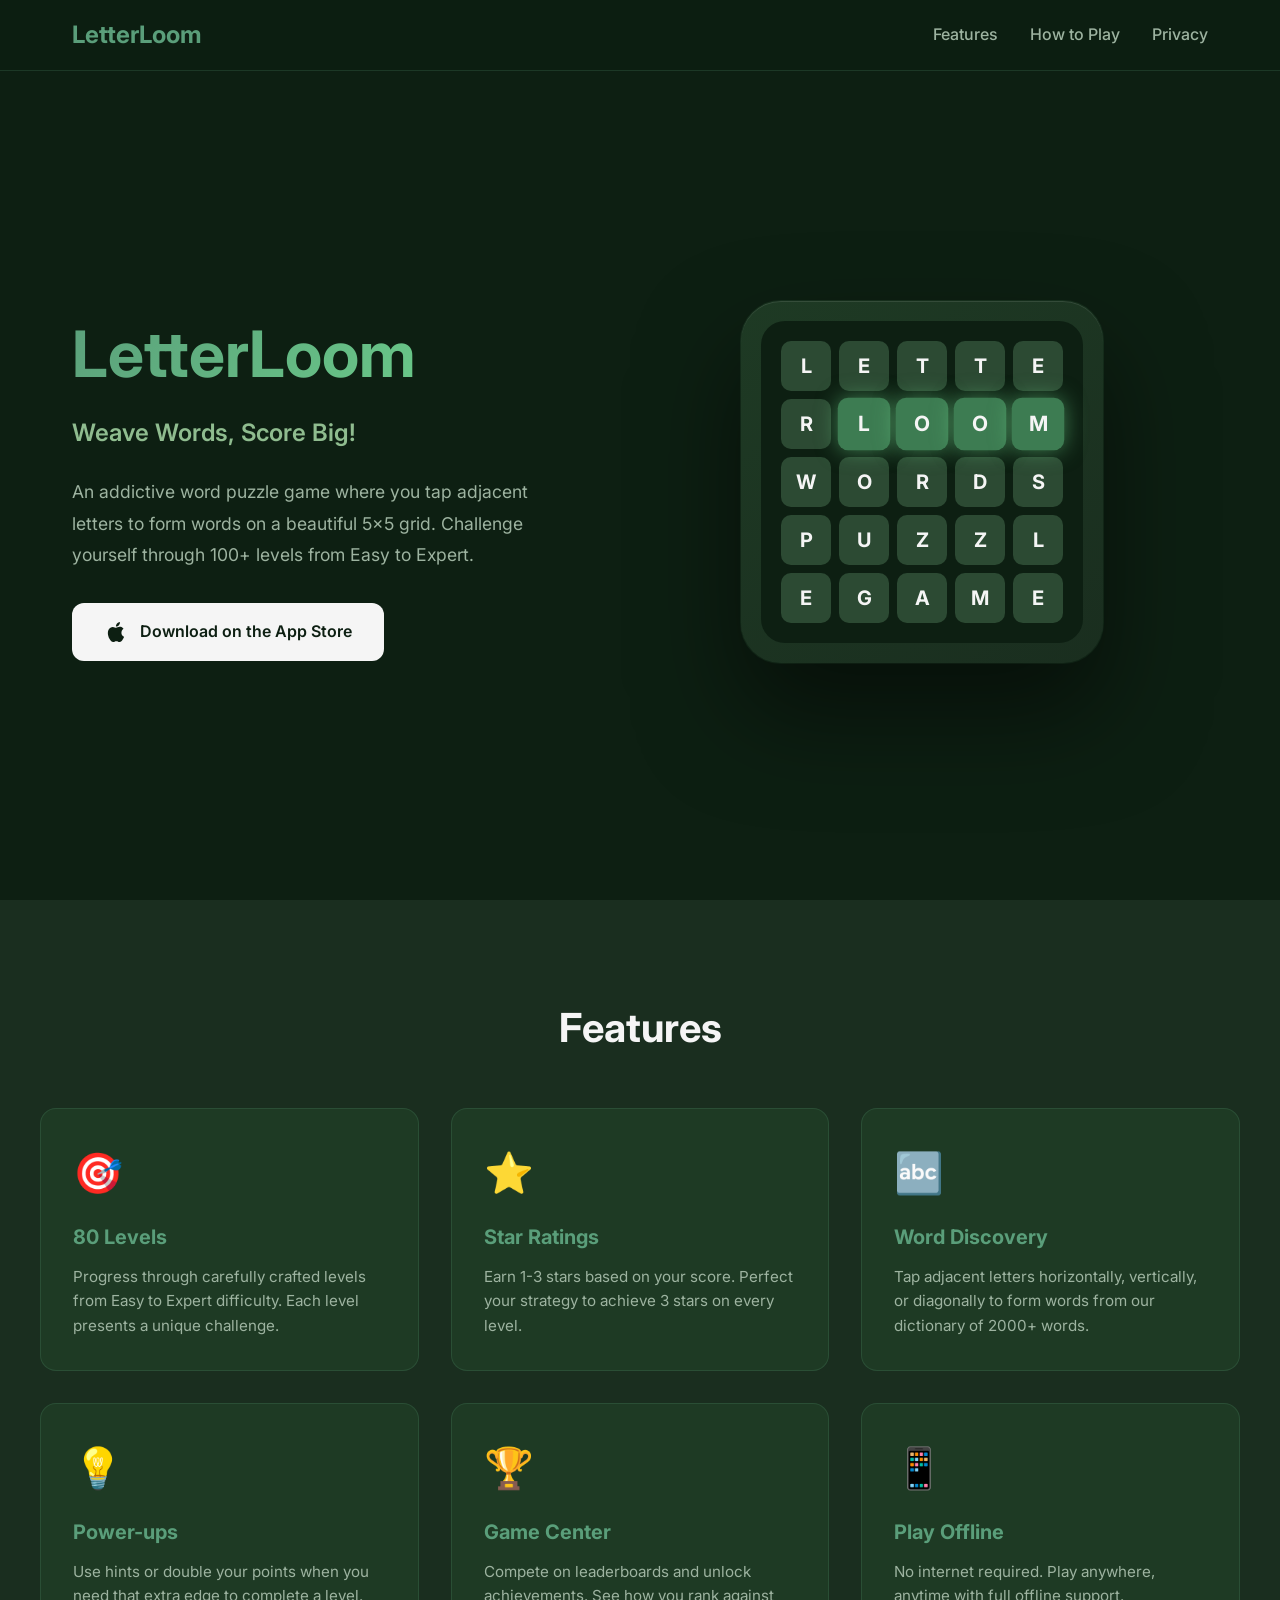
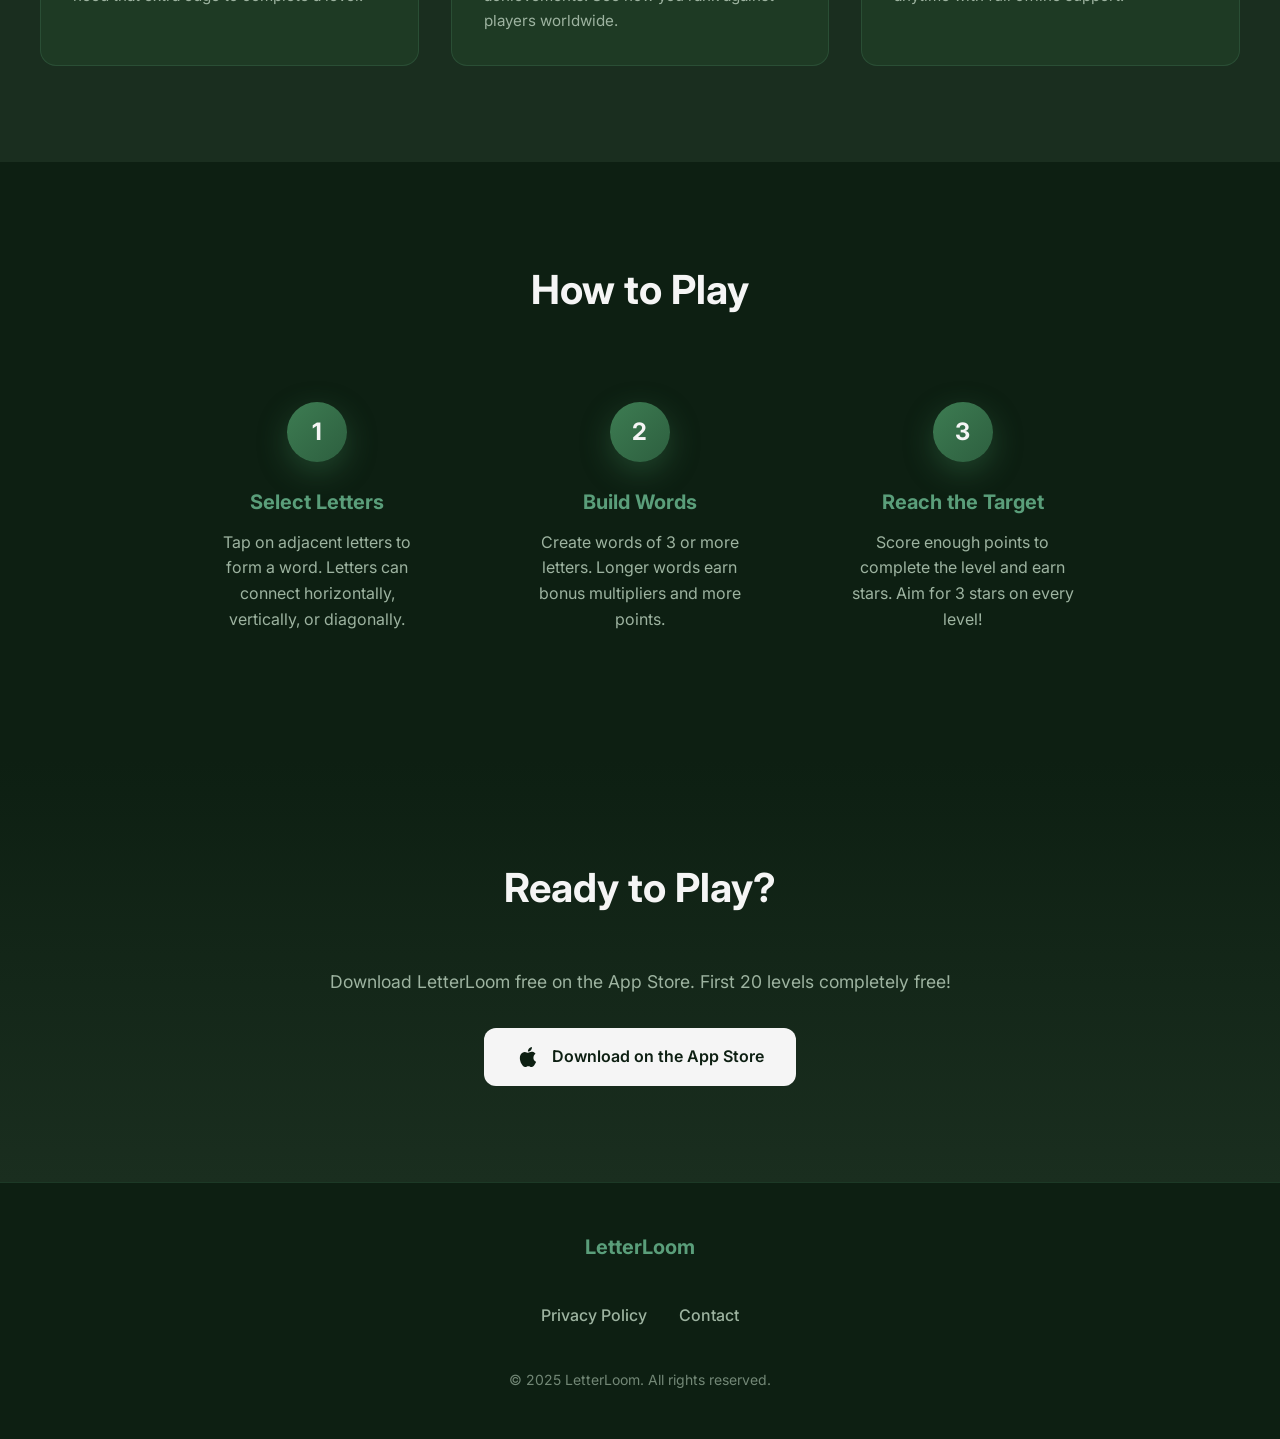
<file: index.html>
<!DOCTYPE html>
<html lang="en">
<head>
    <meta charset="UTF-8">
    <meta name="viewport" content="width=device-width, initial-scale=1.0">

    <!-- Primary Meta Tags -->
    <title>LetterLoom - Weave Words, Score Big!</title>
    <meta name="title" content="LetterLoom - Weave Words, Score Big!">
    <meta name="description" content="An addictive word puzzle game where you tap adjacent letters to form words on a beautiful 5x5 grid. Challenge yourself through 80+ levels from Easy to Expert.">
    <meta name="keywords" content="word game, puzzle game, iOS game, letter game, vocabulary game, word puzzle, letter puzzle, word search">
    <meta name="author" content="deanware">
    <meta name="robots" content="index, follow">

    <!-- Open Graph / Facebook -->
    <meta property="og:type" content="website">
    <meta property="og:url" content="https://letterloom.deanware.com">
    <meta property="og:title" content="LetterLoom - Weave Words, Score Big!">
    <meta property="og:description" content="An addictive word puzzle game where you tap adjacent letters to form words on a beautiful 5x5 grid. Challenge yourself through 80+ levels from Easy to Expert.">
    <meta property="og:image" content="https://letterloom.deanware.com/og-image.jpg">
    <meta property="og:image:width" content="1200">
    <meta property="og:image:height" content="630">
    <meta property="og:image:alt" content="LetterLoom Word Puzzle Game">
    <meta property="og:site_name" content="LetterLoom">
    <meta property="og:locale" content="en_US">

    <!-- Twitter -->
    <meta name="twitter:card" content="summary_large_image">
    <meta name="twitter:url" content="https://letterloom.deanware.com">
    <meta name="twitter:title" content="LetterLoom - Weave Words, Score Big!">
    <meta name="twitter:description" content="An addictive word puzzle game where you tap adjacent letters to form words on a beautiful 5x5 grid. Challenge yourself through 80+ levels from Easy to Expert.">
    <meta name="twitter:image" content="https://letterloom.deanware.com/og-image.jpg">

    <!-- Favicon -->
    <link rel="icon" type="image/x-icon" href="/favicon.ico">

    <!-- Structured Data -->
    <script type="application/ld+json">
    {
      "@context": "https://schema.org",
      "@type": "SoftwareApplication",
      "name": "LetterLoom",
      "description": "An addictive word puzzle game where you tap adjacent letters to form words on a beautiful 5x5 grid. Challenge yourself through 80+ levels from Easy to Expert.",
      "url": "https://letterloom.deanware.com",
      "applicationCategory": "GameApplication",
      "operatingSystem": "iOS",
      "offers": {
        "@type": "Offer",
        "price": "0",
        "priceCurrency": "USD"
      },
      "author": {
        "@type": "Organization",
        "name": "deanware"
      },
      "publisher": {
        "@type": "Organization",
        "name": "deanware"
      },
      "downloadUrl": "https://apps.apple.com/app/id6755543284",
      "featureList": [
        "80+ Levels",
        "Star Ratings",
        "Word Discovery",
        "Power-ups",
        "Game Center",
        "Play Offline"
      ],
      "screenshot": "https://letterloom.deanware.com/og-image.jpg"
    }
    </script>

    <link rel="stylesheet" href="styles.css">
    <link rel="preconnect" href="https://fonts.googleapis.com">
    <link rel="preconnect" href="https://fonts.gstatic.com" crossorigin>
    <link href="https://fonts.googleapis.com/css2?family=Inter:wght@400;500;600;700&display=swap" rel="stylesheet">
</head>
<body>
    <header>
        <nav>
            <div class="logo">LetterLoom</div>
            <ul>
                <li><a href="#features">Features</a></li>
                <li><a href="#how-to-play">How to Play</a></li>
                <li><a href="privacy.html">Privacy</a></li>
            </ul>
        </nav>
    </header>

    <main>
        <section class="hero">
            <div class="hero-content">
                <h1>LetterLoom</h1>
                <p class="tagline">Weave Words, Score Big!</p>
                <p class="description">An addictive word puzzle game where you tap adjacent letters to form words on a beautiful 5x5 grid. Challenge yourself through 100+ levels from Easy to Expert.</p>
                <a href="https://apps.apple.com/app/id6755543284" class="app-store-btn">
                    <svg viewBox="0 0 24 24" width="24" height="24" fill="currentColor">
                        <path d="M18.71 19.5c-.83 1.24-1.71 2.45-3.05 2.47-1.34.03-1.77-.79-3.29-.79-1.53 0-2 .77-3.27.82-1.31.05-2.3-1.32-3.14-2.53C4.25 17 2.94 12.45 4.7 9.39c.87-1.52 2.43-2.48 4.12-2.51 1.28-.02 2.5.87 3.29.87.78 0 2.26-1.07 3.81-.91.65.03 2.47.26 3.64 1.98-.09.06-2.17 1.28-2.15 3.81.03 3.02 2.65 4.03 2.68 4.04-.03.07-.42 1.44-1.38 2.83M13 3.5c.73-.83 1.94-1.46 2.94-1.5.13 1.17-.34 2.35-1.04 3.19-.69.85-1.83 1.51-2.95 1.42-.15-1.15.41-2.35 1.05-3.11z"/>
                    </svg>
                    Download on the App Store
                </a>
            </div>
            <div class="hero-visual">
                <div class="phone-mockup">
                    <div class="grid-preview">
                        <div class="tile">L</div>
                        <div class="tile">E</div>
                        <div class="tile">T</div>
                        <div class="tile">T</div>
                        <div class="tile">E</div>
                        <div class="tile">R</div>
                        <div class="tile selected">L</div>
                        <div class="tile selected">O</div>
                        <div class="tile selected">O</div>
                        <div class="tile selected">M</div>
                        <div class="tile">W</div>
                        <div class="tile">O</div>
                        <div class="tile">R</div>
                        <div class="tile">D</div>
                        <div class="tile">S</div>
                        <div class="tile">P</div>
                        <div class="tile">U</div>
                        <div class="tile">Z</div>
                        <div class="tile">Z</div>
                        <div class="tile">L</div>
                        <div class="tile">E</div>
                        <div class="tile">G</div>
                        <div class="tile">A</div>
                        <div class="tile">M</div>
                        <div class="tile">E</div>
                    </div>
                </div>
            </div>
        </section>

        <section id="features" class="features">
            <h2>Features</h2>
            <div class="features-grid">
                <div class="feature-card">
                    <div class="feature-icon">🎯</div>
                    <h3>80 Levels</h3>
                    <p>Progress through carefully crafted levels from Easy to Expert difficulty. Each level presents a unique challenge.</p>
                </div>
                <div class="feature-card">
                    <div class="feature-icon">⭐</div>
                    <h3>Star Ratings</h3>
                    <p>Earn 1-3 stars based on your score. Perfect your strategy to achieve 3 stars on every level.</p>
                </div>
                <div class="feature-card">
                    <div class="feature-icon">🔤</div>
                    <h3>Word Discovery</h3>
                    <p>Tap adjacent letters horizontally, vertically, or diagonally to form words from our dictionary of 2000+ words.</p>
                </div>
                <div class="feature-card">
                    <div class="feature-icon">💡</div>
                    <h3>Power-ups</h3>
                    <p>Use hints or double your points when you need that extra edge to complete a level.</p>
                </div>
                <div class="feature-card">
                    <div class="feature-icon">🏆</div>
                    <h3>Game Center</h3>
                    <p>Compete on leaderboards and unlock achievements. See how you rank against players worldwide.</p>
                </div>
                <div class="feature-card">
                    <div class="feature-icon">📱</div>
                    <h3>Play Offline</h3>
                    <p>No internet required. Play anywhere, anytime with full offline support.</p>
                </div>
            </div>
        </section>

        <section id="how-to-play" class="how-to-play">
            <h2>How to Play</h2>
            <div class="steps">
                <div class="step">
                    <div class="step-number">1</div>
                    <h3>Select Letters</h3>
                    <p>Tap on adjacent letters to form a word. Letters can connect horizontally, vertically, or diagonally.</p>
                </div>
                <div class="step">
                    <div class="step-number">2</div>
                    <h3>Build Words</h3>
                    <p>Create words of 3 or more letters. Longer words earn bonus multipliers and more points.</p>
                </div>
                <div class="step">
                    <div class="step-number">3</div>
                    <h3>Reach the Target</h3>
                    <p>Score enough points to complete the level and earn stars. Aim for 3 stars on every level!</p>
                </div>
            </div>
        </section>

        <section class="cta">
            <h2>Ready to Play?</h2>
            <p>Download LetterLoom free on the App Store. First 20 levels completely free!</p>
            <a href="https://apps.apple.com/app/id6755543284" class="app-store-btn">
                <svg viewBox="0 0 24 24" width="24" height="24" fill="currentColor">
                    <path d="M18.71 19.5c-.83 1.24-1.71 2.45-3.05 2.47-1.34.03-1.77-.79-3.29-.79-1.53 0-2 .77-3.27.82-1.31.05-2.3-1.32-3.14-2.53C4.25 17 2.94 12.45 4.7 9.39c.87-1.52 2.43-2.48 4.12-2.51 1.28-.02 2.5.87 3.29.87.78 0 2.26-1.07 3.81-.91.65.03 2.47.26 3.64 1.98-.09.06-2.17 1.28-2.15 3.81.03 3.02 2.65 4.03 2.68 4.04-.03.07-.42 1.44-1.38 2.83M13 3.5c.73-.83 1.94-1.46 2.94-1.5.13 1.17-.34 2.35-1.04 3.19-.69.85-1.83 1.51-2.95 1.42-.15-1.15.41-2.35 1.05-3.11z"/>
                </svg>
                Download on the App Store
            </a>
        </section>
    </main>

    <footer>
        <div class="footer-content">
            <div class="footer-logo">LetterLoom</div>
            <nav class="footer-nav">
                <a href="privacy.html">Privacy Policy</a>
                <a href="mailto:support@deanware.com">Contact</a>
            </nav>
            <p class="copyright">&copy; 2025 LetterLoom. All rights reserved.</p>
        </div>
    </footer>
</body>
</html>
</file>
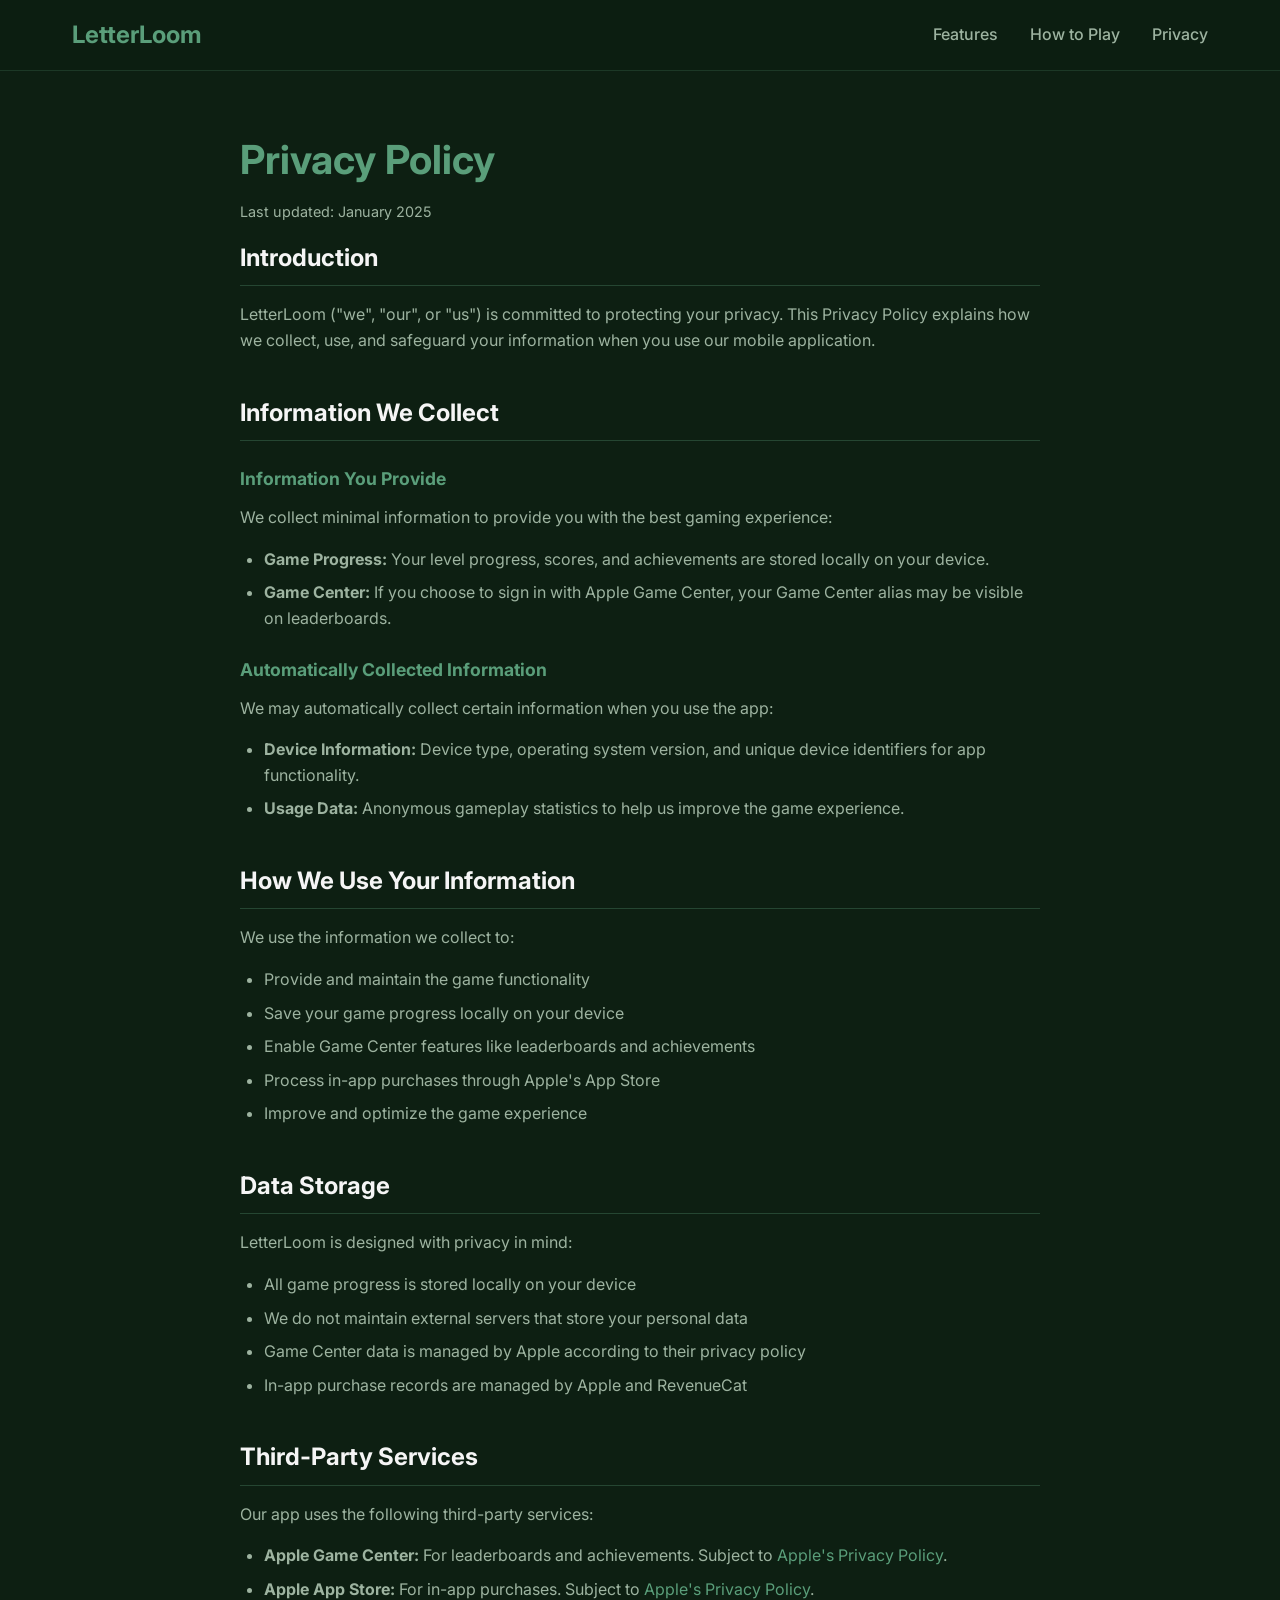
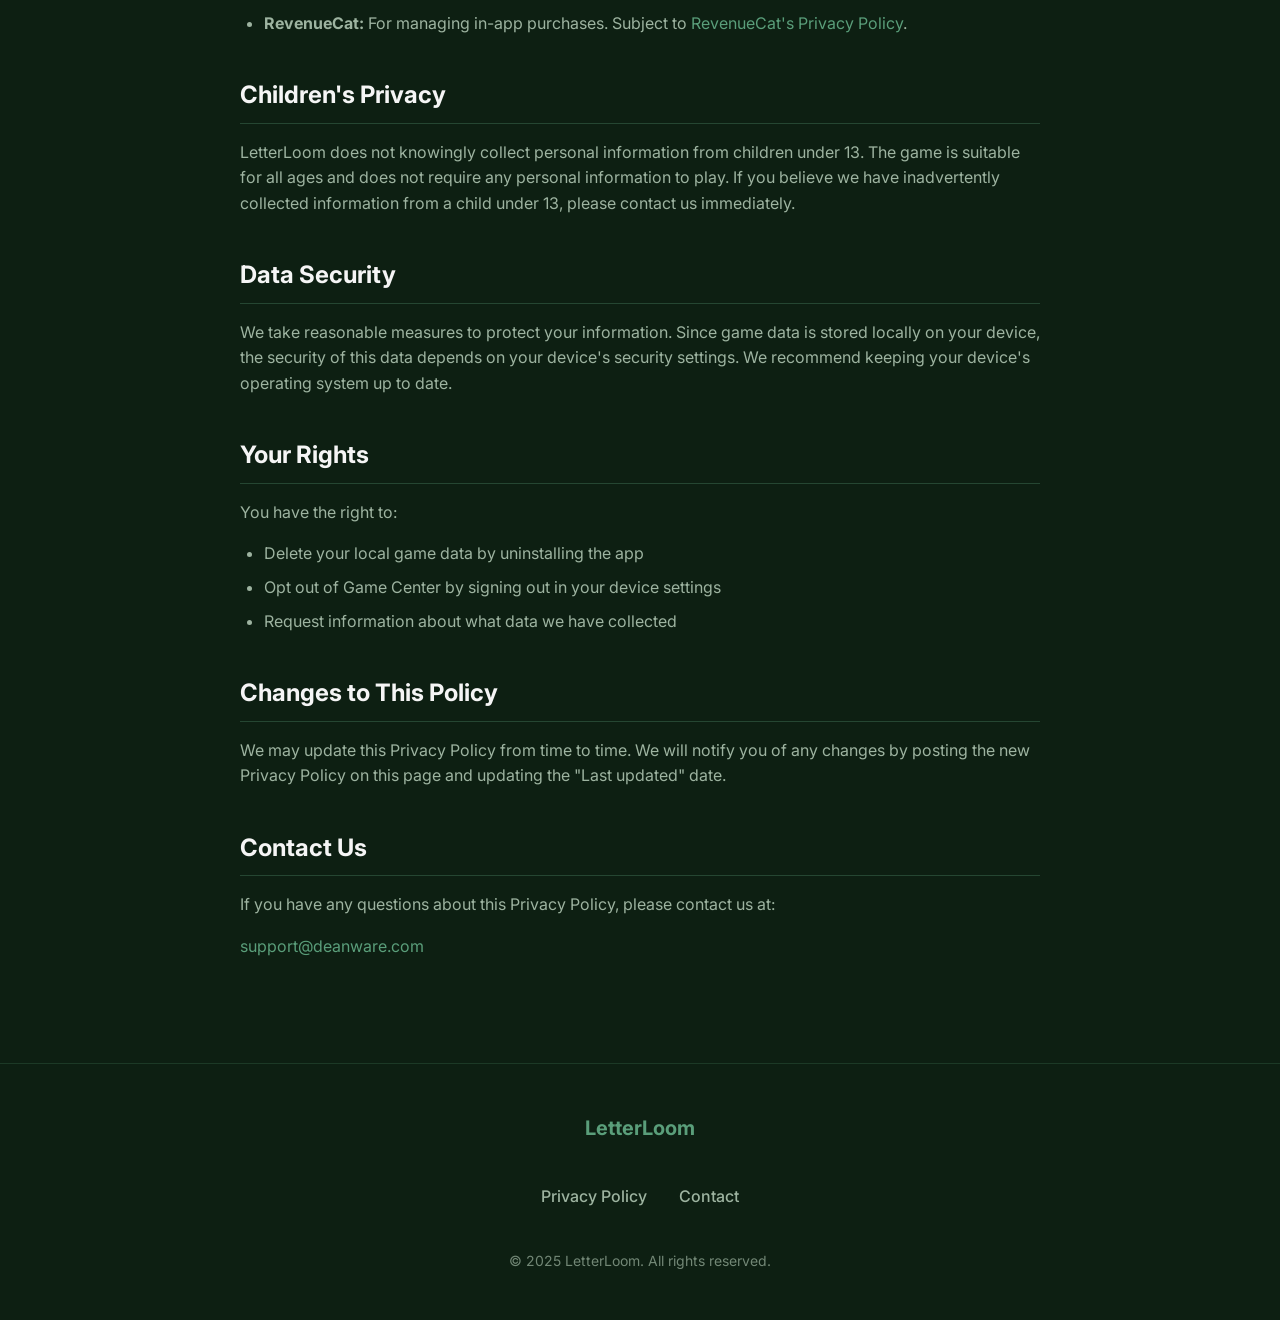
<file: privacy.html>
<!DOCTYPE html>
<html lang="en">
<head>
    <meta charset="UTF-8">
    <meta name="viewport" content="width=device-width, initial-scale=1.0">
    <meta name="description" content="LetterLoom Privacy Policy">
    <title>Privacy Policy - LetterLoom</title>
    <link rel="stylesheet" href="styles.css">
    <link rel="preconnect" href="https://fonts.googleapis.com">
    <link rel="preconnect" href="https://fonts.gstatic.com" crossorigin>
    <link href="https://fonts.googleapis.com/css2?family=Inter:wght@400;500;600;700&display=swap" rel="stylesheet">
</head>
<body>
    <header>
        <nav>
            <a href="index.html" class="logo">LetterLoom</a>
            <ul>
                <li><a href="index.html#features">Features</a></li>
                <li><a href="index.html#how-to-play">How to Play</a></li>
                <li><a href="privacy.html">Privacy</a></li>
            </ul>
        </nav>
    </header>

    <main class="privacy-page">
        <div class="privacy-content">
            <h1>Privacy Policy</h1>
            <p class="last-updated">Last updated: January 2025</p>

            <section>
                <h2>Introduction</h2>
                <p>LetterLoom ("we", "our", or "us") is committed to protecting your privacy. This Privacy Policy explains how we collect, use, and safeguard your information when you use our mobile application.</p>
            </section>

            <section>
                <h2>Information We Collect</h2>

                <h3>Information You Provide</h3>
                <p>We collect minimal information to provide you with the best gaming experience:</p>
                <ul>
                    <li><strong>Game Progress:</strong> Your level progress, scores, and achievements are stored locally on your device.</li>
                    <li><strong>Game Center:</strong> If you choose to sign in with Apple Game Center, your Game Center alias may be visible on leaderboards.</li>
                </ul>

                <h3>Automatically Collected Information</h3>
                <p>We may automatically collect certain information when you use the app:</p>
                <ul>
                    <li><strong>Device Information:</strong> Device type, operating system version, and unique device identifiers for app functionality.</li>
                    <li><strong>Usage Data:</strong> Anonymous gameplay statistics to help us improve the game experience.</li>
                </ul>
            </section>

            <section>
                <h2>How We Use Your Information</h2>
                <p>We use the information we collect to:</p>
                <ul>
                    <li>Provide and maintain the game functionality</li>
                    <li>Save your game progress locally on your device</li>
                    <li>Enable Game Center features like leaderboards and achievements</li>
                    <li>Process in-app purchases through Apple's App Store</li>
                    <li>Improve and optimize the game experience</li>
                </ul>
            </section>

            <section>
                <h2>Data Storage</h2>
                <p>LetterLoom is designed with privacy in mind:</p>
                <ul>
                    <li>All game progress is stored locally on your device</li>
                    <li>We do not maintain external servers that store your personal data</li>
                    <li>Game Center data is managed by Apple according to their privacy policy</li>
                    <li>In-app purchase records are managed by Apple and RevenueCat</li>
                </ul>
            </section>

            <section>
                <h2>Third-Party Services</h2>
                <p>Our app uses the following third-party services:</p>
                <ul>
                    <li><strong>Apple Game Center:</strong> For leaderboards and achievements. Subject to <a href="https://www.apple.com/legal/privacy/" target="_blank" rel="noopener">Apple's Privacy Policy</a>.</li>
                    <li><strong>Apple App Store:</strong> For in-app purchases. Subject to <a href="https://www.apple.com/legal/privacy/" target="_blank" rel="noopener">Apple's Privacy Policy</a>.</li>
                    <li><strong>RevenueCat:</strong> For managing in-app purchases. Subject to <a href="https://www.revenuecat.com/privacy" target="_blank" rel="noopener">RevenueCat's Privacy Policy</a>.</li>
                </ul>
            </section>

            <section>
                <h2>Children's Privacy</h2>
                <p>LetterLoom does not knowingly collect personal information from children under 13. The game is suitable for all ages and does not require any personal information to play. If you believe we have inadvertently collected information from a child under 13, please contact us immediately.</p>
            </section>

            <section>
                <h2>Data Security</h2>
                <p>We take reasonable measures to protect your information. Since game data is stored locally on your device, the security of this data depends on your device's security settings. We recommend keeping your device's operating system up to date.</p>
            </section>

            <section>
                <h2>Your Rights</h2>
                <p>You have the right to:</p>
                <ul>
                    <li>Delete your local game data by uninstalling the app</li>
                    <li>Opt out of Game Center by signing out in your device settings</li>
                    <li>Request information about what data we have collected</li>
                </ul>
            </section>

            <section>
                <h2>Changes to This Policy</h2>
                <p>We may update this Privacy Policy from time to time. We will notify you of any changes by posting the new Privacy Policy on this page and updating the "Last updated" date.</p>
            </section>

            <section>
                <h2>Contact Us</h2>
                <p>If you have any questions about this Privacy Policy, please contact us at:</p>
                <p><a href="mailto:support@deanware.com">support@deanware.com</a></p>
            </section>
        </div>
    </main>

    <footer>
        <div class="footer-content">
            <div class="footer-logo">LetterLoom</div>
            <nav class="footer-nav">
                <a href="privacy.html">Privacy Policy</a>
                <a href="mailto:support@deanware.com">Contact</a>
            </nav>
            <p class="copyright">&copy; 2025 LetterLoom. All rights reserved.</p>
        </div>
    </footer>
</body>
</html>
</file>
<file: styles.css>
/* LetterLoom Website Styles */
/* Color scheme based on the app's jungle green theme */

:root {
    /* Primary Colors */
    --primary: #2D5F3F;
    --secondary: #5A9E7A;
    --accent: #8FBC8F;

    /* Background Colors */
    --bg-dark: #0D1F12;
    --bg-light: #1A2E1F;
    --card-bg: #1E3A24;

    /* Text Colors */
    --text: #F5F5F5;
    --text-secondary: #9DB3A0;

    /* Accent Colors */
    --gradient-1: #3D7C52;
    --gradient-2: #2D5F3F;
    --tile: #2C4A33;
    --tile-selected: #3D7C52;
    --glow: #6FD88E;

    /* Functional Colors */
    --success: #4CAF50;
    --warning: #FFB74D;
}

* {
    margin: 0;
    padding: 0;
    box-sizing: border-box;
}

html {
    scroll-behavior: smooth;
}

body {
    font-family: 'Inter', -apple-system, BlinkMacSystemFont, 'Segoe UI', Roboto, sans-serif;
    background-color: var(--bg-dark);
    color: var(--text);
    line-height: 1.6;
}

/* Header & Navigation */
header {
    position: fixed;
    top: 0;
    left: 0;
    right: 0;
    z-index: 100;
    background: rgba(13, 31, 18, 0.95);
    backdrop-filter: blur(10px);
    border-bottom: 1px solid rgba(93, 158, 122, 0.2);
}

nav {
    max-width: 1200px;
    margin: 0 auto;
    padding: 1rem 2rem;
    display: flex;
    justify-content: space-between;
    align-items: center;
}

.logo {
    font-size: 1.5rem;
    font-weight: 700;
    color: var(--secondary);
    text-decoration: none;
}

nav ul {
    display: flex;
    list-style: none;
    gap: 2rem;
}

nav a {
    color: var(--text-secondary);
    text-decoration: none;
    font-weight: 500;
    transition: color 0.3s ease;
}

nav a:hover {
    color: var(--secondary);
}

/* Hero Section */
.hero {
    min-height: 100vh;
    display: flex;
    align-items: center;
    justify-content: center;
    gap: 4rem;
    padding: 8rem 2rem 4rem;
    max-width: 1200px;
    margin: 0 auto;
}

.hero-content {
    flex: 1;
    max-width: 500px;
}

.hero h1 {
    font-size: 4rem;
    font-weight: 700;
    background: linear-gradient(135deg, var(--secondary), var(--glow));
    -webkit-background-clip: text;
    -webkit-text-fill-color: transparent;
    background-clip: text;
    margin-bottom: 0.5rem;
}

.tagline {
    font-size: 1.5rem;
    color: var(--accent);
    margin-bottom: 1.5rem;
    font-weight: 600;
}

.description {
    font-size: 1.1rem;
    color: var(--text-secondary);
    margin-bottom: 2rem;
    line-height: 1.8;
}

.app-store-btn {
    display: inline-flex;
    align-items: center;
    gap: 0.75rem;
    background: var(--text);
    color: var(--bg-dark);
    padding: 1rem 2rem;
    border-radius: 12px;
    text-decoration: none;
    font-weight: 600;
    font-size: 1rem;
    transition: transform 0.3s ease, box-shadow 0.3s ease;
}

.app-store-btn:hover {
    transform: translateY(-2px);
    box-shadow: 0 10px 30px rgba(111, 216, 142, 0.3);
}

/* Phone Mockup with Game Grid */
.hero-visual {
    flex: 1;
    display: flex;
    justify-content: center;
}

.phone-mockup {
    background: linear-gradient(145deg, var(--card-bg), var(--bg-light));
    border-radius: 40px;
    padding: 20px;
    box-shadow:
        0 50px 100px rgba(0, 0, 0, 0.5),
        0 0 0 1px rgba(111, 216, 142, 0.1),
        inset 0 1px 0 rgba(255, 255, 255, 0.1);
}

.grid-preview {
    display: grid;
    grid-template-columns: repeat(5, 1fr);
    gap: 8px;
    padding: 20px;
    background: var(--bg-dark);
    border-radius: 24px;
}

.tile {
    width: 50px;
    height: 50px;
    background: var(--tile);
    border-radius: 10px;
    display: flex;
    align-items: center;
    justify-content: center;
    font-size: 1.25rem;
    font-weight: 700;
    color: var(--text);
    transition: all 0.3s ease;
}

.tile.selected {
    background: var(--tile-selected);
    box-shadow: 0 0 20px rgba(111, 216, 142, 0.5);
    transform: scale(1.05);
}

/* Features Section */
.features {
    padding: 6rem 2rem;
    background: var(--bg-light);
}

.features h2,
.how-to-play h2,
.cta h2 {
    text-align: center;
    font-size: 2.5rem;
    margin-bottom: 3rem;
    color: var(--text);
}

.features-grid {
    display: grid;
    grid-template-columns: repeat(auto-fit, minmax(300px, 1fr));
    gap: 2rem;
    max-width: 1200px;
    margin: 0 auto;
}

.feature-card {
    background: var(--card-bg);
    border-radius: 16px;
    padding: 2rem;
    border: 1px solid rgba(93, 158, 122, 0.2);
    transition: transform 0.3s ease, box-shadow 0.3s ease;
}

.feature-card:hover {
    transform: translateY(-5px);
    box-shadow: 0 20px 40px rgba(0, 0, 0, 0.3);
}

.feature-icon {
    font-size: 2.5rem;
    margin-bottom: 1rem;
}

.feature-card h3 {
    font-size: 1.25rem;
    color: var(--secondary);
    margin-bottom: 0.75rem;
}

.feature-card p {
    color: var(--text-secondary);
    font-size: 0.95rem;
}

/* How to Play Section */
.how-to-play {
    padding: 6rem 2rem;
    max-width: 1000px;
    margin: 0 auto;
}

.steps {
    display: grid;
    grid-template-columns: repeat(auto-fit, minmax(250px, 1fr));
    gap: 2rem;
}

.step {
    text-align: center;
    padding: 2rem;
}

.step-number {
    width: 60px;
    height: 60px;
    background: linear-gradient(135deg, var(--gradient-1), var(--gradient-2));
    border-radius: 50%;
    display: flex;
    align-items: center;
    justify-content: center;
    font-size: 1.5rem;
    font-weight: 700;
    margin: 0 auto 1.5rem;
    box-shadow: 0 10px 30px rgba(61, 124, 82, 0.4);
}

.step h3 {
    font-size: 1.25rem;
    color: var(--secondary);
    margin-bottom: 0.75rem;
}

.step p {
    color: var(--text-secondary);
}

/* CTA Section */
.cta {
    padding: 6rem 2rem;
    text-align: center;
    background: linear-gradient(180deg, var(--bg-dark), var(--bg-light));
}

.cta p {
    color: var(--text-secondary);
    font-size: 1.1rem;
    margin-bottom: 2rem;
}

/* Footer */
footer {
    background: var(--bg-dark);
    border-top: 1px solid rgba(93, 158, 122, 0.2);
    padding: 3rem 2rem;
}

.footer-content {
    max-width: 1200px;
    margin: 0 auto;
    text-align: center;
}

.footer-logo {
    font-size: 1.25rem;
    font-weight: 700;
    color: var(--secondary);
    margin-bottom: 1.5rem;
}

.footer-nav {
    display: flex;
    justify-content: center;
    gap: 2rem;
    margin-bottom: 1.5rem;
}

.footer-nav a {
    color: var(--text-secondary);
    text-decoration: none;
    transition: color 0.3s ease;
}

.footer-nav a:hover {
    color: var(--secondary);
}

.copyright {
    color: var(--text-secondary);
    font-size: 0.875rem;
    opacity: 0.7;
}

/* Privacy Page */
.privacy-page {
    padding: 8rem 2rem 4rem;
}

.privacy-content {
    max-width: 800px;
    margin: 0 auto;
}

.privacy-content h1 {
    font-size: 2.5rem;
    color: var(--secondary);
    margin-bottom: 0.5rem;
}

.last-updated {
    color: var(--text-secondary);
    margin-bottom: 3rem;
    font-size: 0.9rem;
}

.privacy-content section {
    margin-bottom: 2.5rem;
}

.privacy-content h2 {
    font-size: 1.5rem;
    color: var(--text);
    margin-bottom: 1rem;
    padding-bottom: 0.5rem;
    border-bottom: 1px solid rgba(93, 158, 122, 0.3);
}

.privacy-content h3 {
    font-size: 1.1rem;
    color: var(--secondary);
    margin: 1.5rem 0 0.75rem;
}

.privacy-content p {
    color: var(--text-secondary);
    margin-bottom: 1rem;
}

.privacy-content ul {
    color: var(--text-secondary);
    margin-left: 1.5rem;
    margin-bottom: 1rem;
}

.privacy-content li {
    margin-bottom: 0.5rem;
}

.privacy-content a {
    color: var(--secondary);
    text-decoration: none;
}

.privacy-content a:hover {
    text-decoration: underline;
}

/* Responsive Design */
@media (max-width: 900px) {
    .hero {
        flex-direction: column;
        text-align: center;
        padding-top: 6rem;
    }

    .hero h1 {
        font-size: 3rem;
    }

    .hero-content {
        max-width: 100%;
    }

    nav ul {
        gap: 1rem;
    }
}

@media (max-width: 600px) {
    nav {
        padding: 1rem;
    }

    .logo {
        font-size: 1.25rem;
    }

    nav ul {
        gap: 0.75rem;
        font-size: 0.9rem;
    }

    .hero h1 {
        font-size: 2.5rem;
    }

    .tagline {
        font-size: 1.25rem;
    }

    .tile {
        width: 40px;
        height: 40px;
        font-size: 1rem;
    }

    .grid-preview {
        gap: 6px;
        padding: 15px;
    }

    .phone-mockup {
        padding: 15px;
        border-radius: 30px;
    }

    .features,
    .how-to-play,
    .cta {
        padding: 4rem 1rem;
    }

    .features h2,
    .how-to-play h2,
    .cta h2 {
        font-size: 2rem;
    }

    .privacy-content h1 {
        font-size: 2rem;
    }
}
</file>
